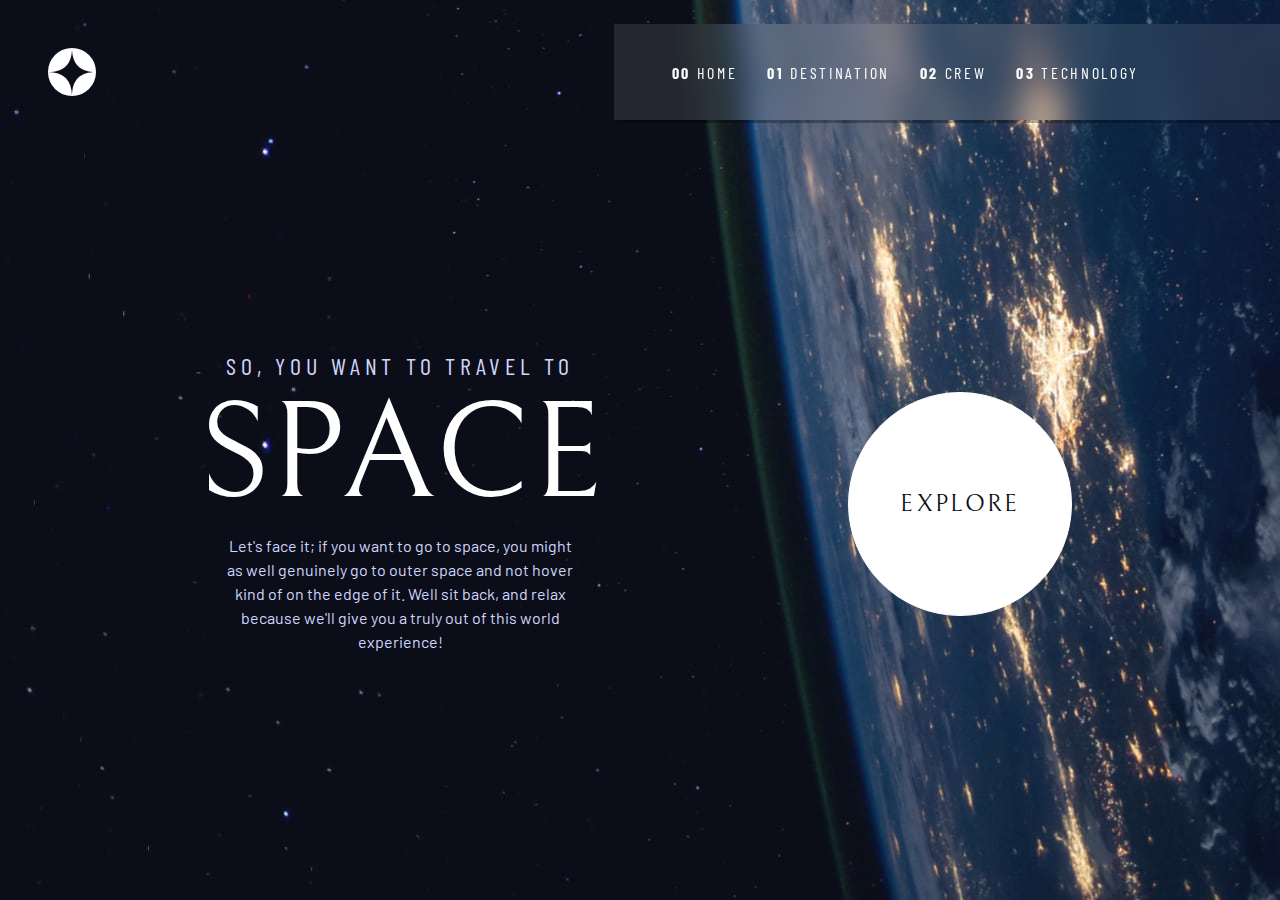
<file: index.html>
<!DOCTYPE html>
<html lang="en">
  <head>
    <meta charset="UTF-8" />
    <meta http-equiv="X-UA-Compatible" content="IE=edge" />
    <meta name="viewport" content="width=device-width, initial-scale=1.0" />

    <title>Space Tourism | Home</title>

    <link rel="icon" type="image/png" href="./img/shared/favicon.png" />
    <link rel="stylesheet" href="./css/style.css" />
    <script src="./js/script.js" defer></script>
  </head>

  <body class="bg-blue home">
    
    <!----- Grid Container ----->
    <div class="container grid">

      <!----- Header ----->
      <header class="flex">
        <!-- Logo -->
        <div>
          <img src="./img/shared/logo.svg" alt="logo" class="logo" />
        </div>
        <!-- Main Navigation -->
        <nav>
          <ul id="navigation-list" class="navigation bg-transparent-black">
            <li>
              <a href="index.html" class="text-white ff-barlow-condensed fs-nav spacing-2 uppercase">
                <span class="bold">00</span> Home</a>
            </li>
            <li>
              <a href="destination.html" class="text-white ff-barlow-condensed fs-nav spacing-2 uppercase">
                <span class="bold">01</span> Destination</a>
            </li>
            <li>
              <a href="crew.html" class="text-white ff-barlow-condensed fs-nav spacing-2 uppercase">
                <span class="bold">02</span> Crew</a>
            </li>
            <li>
              <a href="technology.html" class="text-white ff-barlow-condensed fs-nav spacing-2 uppercase">
                <span class="bold">03</span> Technology</a>
            </li>
          </ul>
        </nav>
        <!-- Button #1 -->
        <div class="menu-toggle" id="button"></div>
      </header>
      
      <!----- Main ----->
      <main class="home-content flex">
        <!-- Text Content -->
        <p class="text-purple ff-barlow-condensed fs-h5 spacing-1 uppercase">
          So, you want to travel to</p>
        <h1 class="text-white ff-bellefair fs-h1 light uppercase">
          Space</h1>
        <p class="text-purple ff-barlow fs-body height-2">
          Let's face it; if you want to go to space, you might <br />
          as well genuinely go to outer space and not hover <br />
          kind of on the edge of it. Well sit back, and relax <br />
          because we'll give you a  truly out of this world <br />
          experience!
        </p>
      </main>
      
      <!----- Aside ----->
      <aside class="explore flex">
        <!-- Button #2 -->
        <a href="destination.html"><button class="bg-white text-blue ff-bellefair fs-sh1 spacing-3 uppercase">Explore</button></a>
      </aside>
    </div>
    
  </body>
</html>
</file>
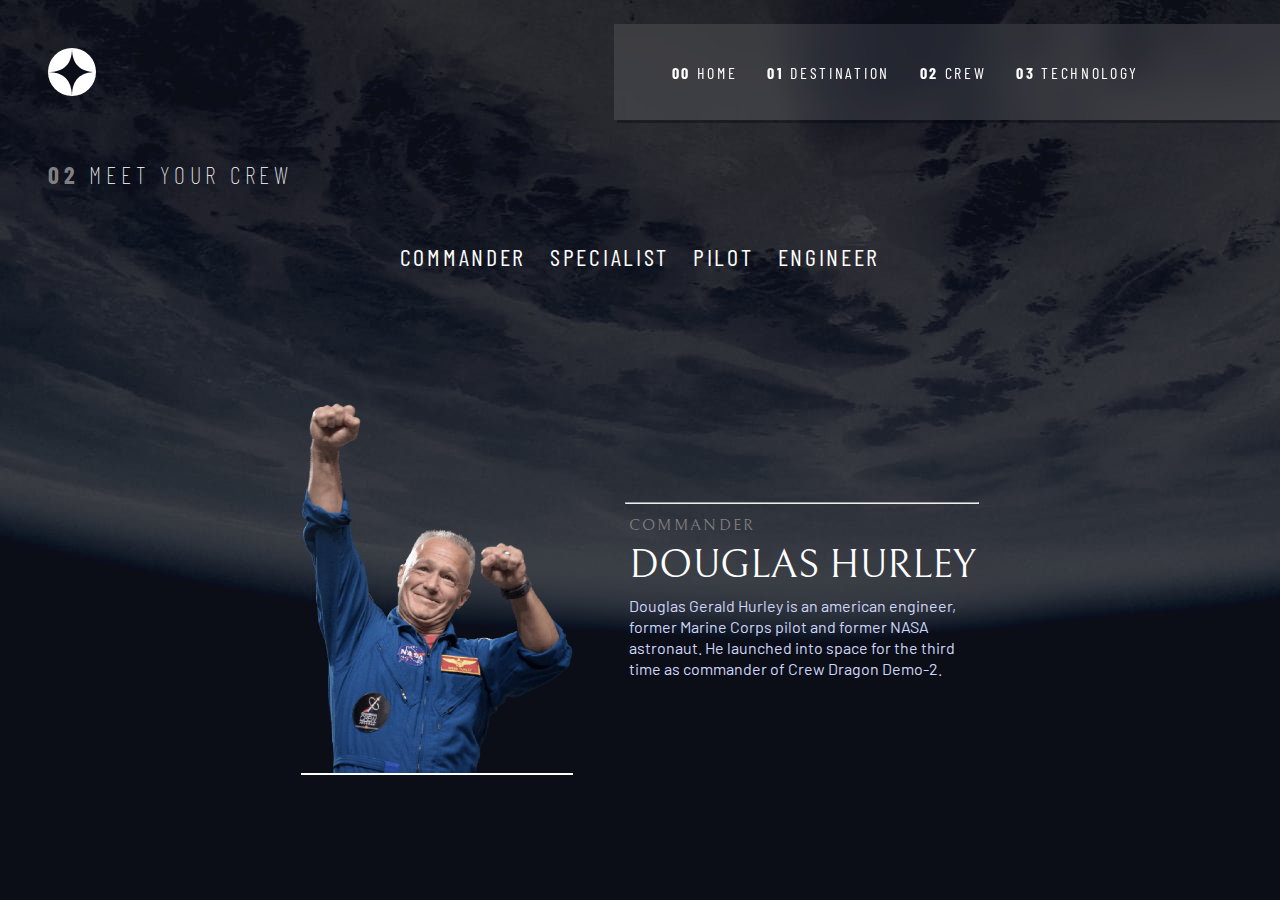
<file: crew.html>
<!DOCTYPE html>
<html lang="en">
  <head>
    <meta charset="UTF-8" />
    <meta http-equiv="X-UA-Compatible" content="IE=edge" />
    <meta name="viewport" content="width=device-width, initial-scale=1.0" />

    <title>Space Tourism | Crew</title>

    <link rel="icon" type="image/png" href="./img/shared/favicon.png" />
    <link rel="stylesheet" href="./css/style.css" />
    <script src="./js/script.js" defer></script>
  </head>

  <body class="bg-blue crew">
    
    <!----- Grid Container ----->
    <div class="crew-container grid">

      <!----- Header ----->
      <header class="flex">
        <!-- Logo -->
        <div>
          <img src="./img/shared/logo.svg" alt="logo" class="logo" />
        </div>
        <!-- Main Navigation -->
        <nav>
          <ul id="navigation-list" class="navigation bg-transparent-black">
            <li>
              <a href="index.html" class="text-white ff-barlow-condensed fs-nav spacing-2 uppercase">
                <span class="bold">00</span> Home</a>
            </li>
            <li>
              <a href="destination.html" class="text-white ff-barlow-condensed fs-nav spacing-2 uppercase">
                <span class="bold">01</span> Destination</a>
            </li>
            <li>
              <a href="crew.html" class="text-white ff-barlow-condensed fs-nav spacing-2 uppercase">
                <span class="bold">02</span> Crew</a>
            </li>
            <li>
              <a href="technology.html" class="text-white ff-barlow-condensed fs-nav spacing-2 uppercase">
                <span class="bold">03</span> Technology</a>
            </li>
          </ul>
        </nav>
        <!-- Button #1 -->
        <div class="menu-toggle" id="button"></div>
      </header>

      <!----- Main ----->
      <main class="meet-crew flex">
          <!-- Title -->
          <div>
            <h1 class="text-white ff-barlow-condensed fs-h5 light spacing-2 uppercase">
            <span class="text-grey bold">02 </span>Meet your crew</h1>
           </div>
           <div>
                <!-- Slider Nav -->
                <nav>
                    <ul class="slider-nav flex">
                        <li><a href="#commander" class="text-white ff-barlow-condensed fs-sh1 uppercase">
                            Commander</a></li>
                        <li><a href="#specialist" class="text-white ff-barlow-condensed fs-sh1 uppercase">
                            Specialist</a></li>
                        <li><a href="#pilot" class="text-white ff-barlow-condensed fs-sh1 uppercase">
                            Pilot</a></li>
                        <li><a href="#engineer" class="text-white ff-barlow-condensed fs-sh1 uppercase">
                            Engineer</a></li>
                     </ul>
                </nav>
            </div>
        </main>
        
        <!----- Section ----->
        <section class="crew-content flex">
          <!-- Slider -->
          <ul class="slider-crew">
              <!-- Slider #1 -->
              <li id="commander">
                <div class="crew-container-images flex">
                  <img src="./img/crew/img-douglas-hurley.png" alt="Commander Image" class="crew-images">
                </div>
                <div class="crew-container-text flex">
                  <hr />
                  <p class="text-grey ff-bellefair fs-sh2 light spacing-3 uppercase">Commander</p>
                  <p class="text-white ff-bellefair fs-h3 light uppercase">Douglas Hurley</p>
                  <p class="text-purple ff-barlow fs-body height-2">
                    Douglas Gerald Hurley is an american engineer, <br />
                    former Marine Corps pilot and former NASA <br />
                    astronaut. He launched into space for the third <br />
                    time as commander of Crew Dragon Demo-2.
                  </p>
                </div>
              </li>
              <!-- Slider #2 -->
              <li id="specialist">
                <div class="crew-container-images flex">
                    <img src="./img/crew/img-mark-shuttleworth.png" alt="Mission Specialist Image" class="crew-images">
                </div>
                <div class="crew-container-text flex">
                    <hr />
                    <p class="text-grey ff-bellefair fs-sh2 light spacing-3 uppercase">Mission Specialist</p>
                    <p class="text-white ff-bellefair fs-h3 light uppercase">Mark Shuttleworth</p>
                    <p class="text-purple ff-barlow fs-body height-2">
                      Mark Richard Shuttleworth is the founder and CEO <br />
                      of Canonical, the company behind the Linux-based <br />
                      Ubuntu operating system. Mark became the first <br />
                      South African to travel to space as a space tourist.
                    </p>
                </div>
            </li>
            <!-- Slider #3 -->
            <li id="pilot">
                <div class="crew-container-images flex">
                    <img src="./img/crew/img-victor-glover.png" alt="Pilot Image" class="crew-images">
                </div>
                <div class="crew-container-text flex">
                    <hr />
                    <p class="text-grey ff-bellefair fs-sh2 light spacing-3 uppercase">Pilot</p>
                    <p class="text-white ff-bellefair fs-h3 light uppercase">Victor Glover</p>
                    <p class="text-purple ff-barlow fs-body height-2">
                      Pilot on the first operating flight of the SpaceX <br />
                      Crew Dragon to the international Space Station. <br />
                      Glover is a commander in the U.S. Navy where <br />
                      he pilots an F/A-18. He was a crew member of <br />
                      Expedition 64 and served as a station systems <br/>
                      flight engineer.
                    </p>
                </div>
            </li>
            <!-- Slider #4 -->
            <li id="engineer">
                <div class="crew-container-images flex">
                    <img src="./img/crew/img-anousheh-ansari.png" alt="Flight Engineer Image" class="crew-images">
                </div>
                <div class="crew-container-text flex">
                    <hr />
                    <p class="text-grey ff-bellefair fs-sh2 light spacing-3 uppercase">Flight Engineer</p>
                    <p class="text-white ff-bellefair fs-h3 light uppercase">Anousheh Ansari</p>
                    <p class="text-purple ff-barlow fs-body height-2">
                      Ansari is an Iranian American engineer and <br />
                      co-founder of Prodea Systems. Anousheh was <br />
                      the fourth self-funded space tourist, the <br />
                      first self-funded woman to fly to the ISS <br />
                      and the first Iranian in space.
                    </p>
                </div>
            </li>
          </ul>
      </section>

    </body>
</html>
</file>
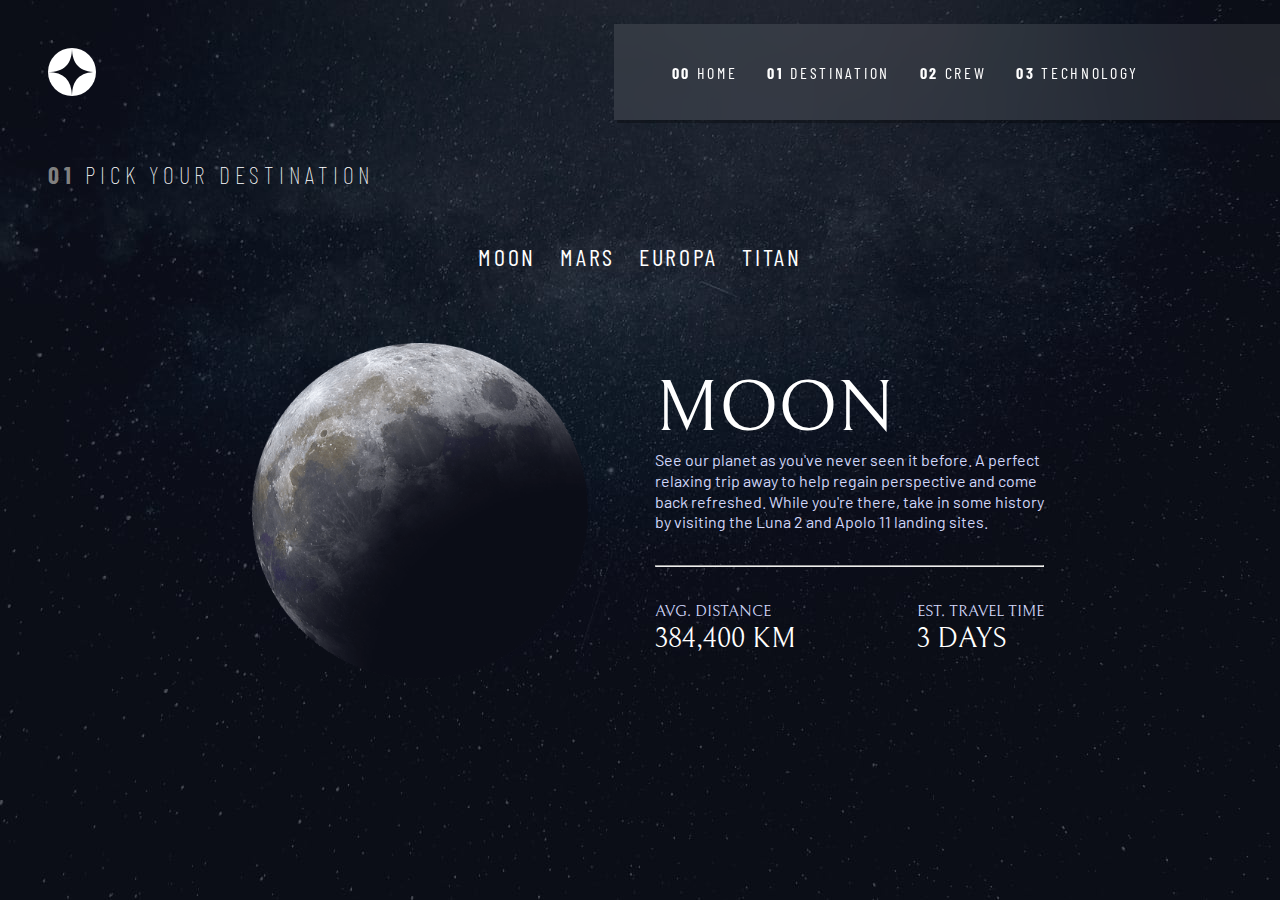
<file: destination.html>
<!DOCTYPE html>
<html lang="en">
  <head>
    <meta charset="UTF-8" />
    <meta http-equiv="X-UA-Compatible" content="IE=edge" />
    <meta name="viewport" content="width=device-width, initial-scale=1.0" />

    <title>Space Tourism | Destination</title>

    <link rel="icon" type="image/png" href="./img/shared/favicon.png" />
    <link rel="stylesheet" href="./css/style.css" />
    <script src="./js/script.js" defer></script>
  </head>

  <body class="bg-blue destination">
    
    <!----- Grid Container ----->
    <div class="destination-container grid">

      <!----- Header ----->
      <header class="flex">
        <!-- Logo -->
        <div>
          <img src="./img/shared/logo.svg" alt="logo" class="logo" />
        </div>
        <!-- Main Navigation -->
        <nav>
          <ul id="navigation-list" class="navigation bg-transparent-black">
            <li>
              <a href="index.html" class="text-white ff-barlow-condensed fs-nav spacing-2 uppercase">
                <span class="bold">00</span> Home</a>
            </li>
            <li>
              <a href="destination.html" class="text-white ff-barlow-condensed fs-nav spacing-2 uppercase">
                <span class="bold">01</span> Destination</a>
            </li>
            <li>
              <a href="crew.html" class="text-white ff-barlow-condensed fs-nav spacing-2 uppercase">
                <span class="bold">02</span> Crew</a>
            </li>
            <li>
              <a href="technology.html" class="text-white ff-barlow-condensed fs-nav spacing-2 uppercase">
                <span class="bold">03</span> Technology</a>
            </li>
          </ul>
        </nav>
        <!-- Button #1 -->
        <div class="menu-toggle" id="button"></div>
      </header>

      <!----- Main ----->
      <main class="pick-dest flex">
          <!-- Title -->
          <div>
            <h1 class="text-white ff-barlow-condensed fs-h5 light spacing-2 uppercase">
            <span class="text-grey bold">01 </span>Pick your destination</h1>
          </div>
          <div>
              <!-- Slider Nav -->
              <nav>
                  <ul class="slider-nav flex">
                      <li><a href="#moon" class="text-white ff-barlow-condensed fs-sh1 spacing-2 uppercase">
                          Moon</a></li>
                      <li><a href="#mars" class="text-white ff-barlow-condensed fs-sh1 spacing-2 uppercase">
                          Mars</a></li>
                      <li><a href="#europa" class="text-white ff-barlow-condensed fs-sh1 spacing-2 uppercase">
                          Europa</a></li>
                      <li><a href="#titan" class="text-white ff-barlow-condensed fs-sh1 spacing-2 uppercase">
                          Titan</a></li>
                  </ul>
              </nav>
          </div>
      </main>

      <!----- Section ----->
      <section class="dest-content flex">
          <!-- Slider -->
          <ul class="slider">
              <!-- Slider #1 -->
              <li id="moon">
                  <div class="dest-container-images flex">
                      <img src="./img/destination/moon.png" alt="Moon Image" class="dest-images">
                  </div>
                  <div class="dest-container-text flex">
                      <p class="text-white ff-bellefair fs-h2 light uppercase">Moon</p>
                      <p class="text-purple ff-barlow fs-body height-2">
                        See our planet as you've never seen it before. A perfect <br />
                        relaxing trip away to help regain perspective and come<br />
                        back refreshed. While you're there, take in some history<br />
                        by visiting the Luna 2 and Apolo 11 landing sites.
                      </p>
                      <hr />
                      <div class="dest-container-time flex">
                          <div>
                              <p class="text-purple ff-bellefair fs-body height-1 uppercase">Avg. distance</p>
                              <p class="text-white ff-bellefair fs-h4 uppercase">384,400 km</p>
                          </div>
                          <div class="dest-time-space">
                              <p class="text-purple ff-bellefair fs-body height-1 uppercase">Est. travel time</p>
                              <p class="text-white ff-bellefair fs-h4 uppercase">3 days</p>
                          </div>
                      </div>
                  </div>
              </li>
              <!-- Slider #2 -->
              <li id="mars">
                <div class="dest-container-images flex">
                    <img src="./img/destination/mars.png" alt="Mars Image" class="dest-images">
                </div>
                <div class="dest-container-text flex">
                    <p class="text-white ff-bellefair fs-h2 light uppercase">Mars</p>
                    <p class="text-purple ff-barlow fs-body height-2">
                        Don't forget to pack your hiking boots. You'll need <br />
                        them to tackle Olympus Mons, the tallest planetary <br />
                        mountain in our solar system. It's two and a half <br />
                        time the size of Everest!
                    </p>
                    <hr />
                    <div class="dest-container-time flex">
                        <div>
                            <p class="text-purple ff-bellefair fs-body height-1 uppercase">Avg. distance</p>
                            <p class="text-white ff-bellefair fs-h4 uppercase">225 Mil. km</p>
                        </div>
                        <div class="dest-time-space">
                            <p class="text-purple ff-bellefair fs-body height-1 uppercase">Est. travel time</p>
                            <p class="text-white ff-bellefair fs-h4 uppercase">9 months</p>
                        </div>
                    </div>
                </div>
              </li>
              <!-- Slider #3 -->
              <li id="europa">
                <div class="dest-container-images flex">
                    <img src="./img/destination/europa.png" alt="Europa Image" class="dest-images">
                </div>
                <div class="dest-container-text flex">
                    <p class="text-white ff-bellefair fs-h2 light uppercase">Europa</p>
                    <p class="text-purple ff-barlow fs-body height-2">
                        The smallest of the four Gailean moons orbiting <br />
                        Jupiter. Europa is a winter lover's dream. With an icy <br />
                        surface, it's perfect for a bit of ice skating, curling, <br />
                        hockey, or simple relaxation in your snug wintery cabin.
                    </p>
                    <hr />
                    <div class="dest-container-time flex">
                        <div>
                            <p class="text-purple ff-bellefair fs-body height-1 uppercase">Avg. distance</p>
                            <p class="text-white ff-bellefair fs-h4 uppercase">628 Mil. km</p>
                        </div>
                        <div class="dest-time-space">
                            <p class="text-purple ff-bellefair fs-body height-1 uppercase">Est. travel time</p>
                            <p class="text-white ff-bellefair fs-h4 uppercase">3 years</p>
                        </div>
                    </div>
                </div>
              </li>
              <!-- Slider #4 -->
              <li id="titan">
                <div class="dest-container-images flex">
                    <img src="./img/destination/titan.png" alt="Titan Image" class="dest-images">
                </div>
                <div class="dest-container-text flex">
                    <p class="text-white ff-bellefair fs-h2 light uppercase">Titan</p>
                    <p class="text-purple ff-barlow fs-body height-2">
                        The only moon known to have a dense atmosphere <br />
                        other than Earth. Titan is a home away from home <br />
                        just a few hundred degrees cooler! As a bonus, <br />
                        you get striking views of the Rings of Saturn.
                    </p>
                    <hr />
                    <div class="dest-container-time flex">
                        <div>
                            <p class="text-purple ff-bellefair fs-body height-1 uppercase">Avg. distance</p>
                            <p class="text-white ff-bellefair fs-h4 uppercase">1.6 Bil. km</p>
                        </div>
                        <div class="dest-time-space">
                            <p class="text-purple ff-bellefair fs-body height-1 uppercase">Est. travel time</p>
                            <p class="text-white ff-bellefair fs-h4 uppercase">7 years</p>
                        </div>
                    </div>
                </div>
              </li>
          </ul>
      </section>
      
    </div>
    
  </body>
</html>
</file>
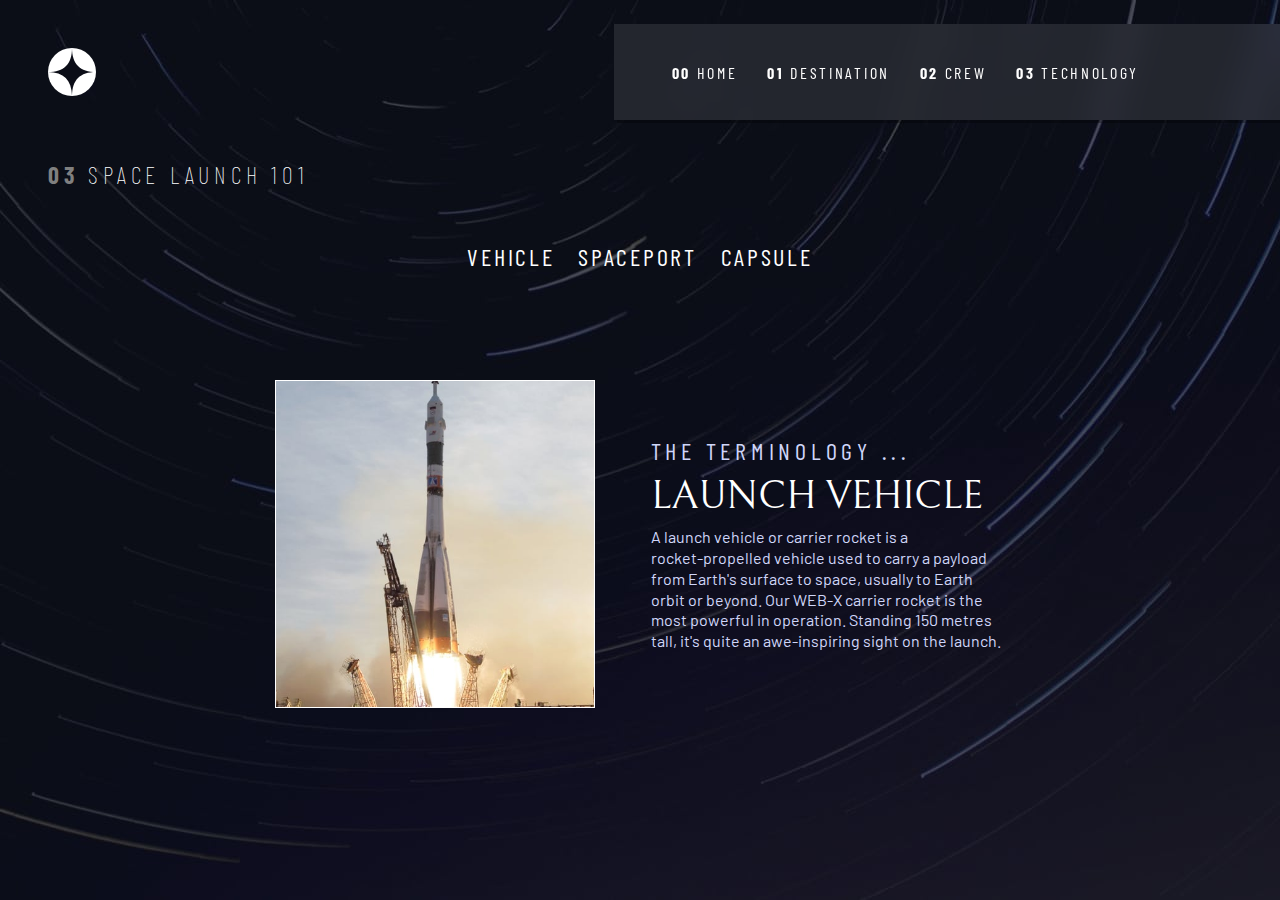
<file: technology.html>
<!DOCTYPE html>
<html lang="en">
  <head>
    <meta charset="UTF-8" />
    <meta http-equiv="X-UA-Compatible" content="IE=edge" />
    <meta name="viewport" content="width=device-width, initial-scale=1.0" />

    <title>Space Tourism | Technology</title>

    <link rel="icon" type="image/png" href="./img/shared/favicon.png" />
    <link rel="stylesheet" href="./css/style.css" />
    <script src="./js/script.js" defer></script>
  </head>

  <body class="bg-blue technology">
    
    <!----- Grid Container ----->
    <div class="technology-container grid">

      <!----- Header ----->
      <header class="flex">
        <!-- Logo -->
        <div>
          <img src="./img/shared/logo.svg" alt="logo" class="logo" />
        </div>
        <!-- Main Navigation -->
        <nav>
          <ul id="navigation-list" class="navigation bg-transparent-black">
            <li>
              <a href="index.html" class="text-white ff-barlow-condensed fs-nav spacing-2 uppercase">
                <span class="bold">00</span> Home</a>
            </li>
            <li>
              <a href="destination.html" class="text-white ff-barlow-condensed fs-nav spacing-2 uppercase">
                <span class="bold">01</span> Destination</a>
            </li>
            <li>
              <a href="crew.html" class="text-white ff-barlow-condensed fs-nav spacing-2 uppercase">
                <span class="bold">02</span> Crew</a>
            </li>
            <li>
              <a href="technology.html" class="text-white ff-barlow-condensed fs-nav spacing-2 uppercase">
                <span class="bold">03</span> Technology</a>
            </li>
          </ul>
        </nav>
        <!-- Button #1 -->
        <div class="menu-toggle" id="button"></div>
      </header>

      <!----- Main ----->
      <main class="tech-terminology flex">
        <!-- Title -->
        <div>
          <h1 class="text-white ff-barlow-condensed fs-h5 light spacing-2 uppercase">
          <span class="text-grey bold">03 </span>Space launch 101</h1>
        </div>
        <div>
          <!-- Slider Nav -->
          <nav>
            <ul class="slider-nav flex">
              <li><a href="#vehicle" class="text-white ff-barlow-condensed fs-sh1 spacing-2 uppercase">
              Vehicle</a></li>
              <li><a href="#spaceport" class="text-white ff-barlow-condensed fs-sh1 spacing-2 uppercase">
              Spaceport</a></li>
              <li><a href="#capsule" class="text-white ff-barlow-condensed fs-sh1 spacing-2 uppercase">
              Capsule</a></li>
            </ul>
          </nav>
        </div>
      </main>

      <!----- Section ----->
      <section class="tech-content flex">
        <!-- Slider -->
        <ul class="slider-tech">
          <!-- Slider #1 -->
          <li id="vehicle">
            <div class="tech-container-images flex">
              <img src="./img/technology/launch-vehicle-landscape.jpg" alt="Launch Vehicle Image" class="tech-images">
              <img src="./img/technology/launch-vehicle-portrait.jpg" alt="Launch Vehicle Image" class="tech-images-2">
            </div>
            <div class="tech-container-text flex">
              <p class="text-purple ff-barlow-condensed fs-h5 spacing-1 uppercase">The terminology ...</p>
              <p class="text-white ff-bellefair fs-h3 light uppercase">Launch Vehicle</p>
              <p class="text-purple ff-barlow fs-body height-2">
                A launch vehicle or carrier rocket is a <br />
                rocket-propelled vehicle used to carry a payload <br />
                from Earth's surface to space, usually to Earth <br />
                orbit or beyond. Our WEB-X carrier rocket is the <br />
                most powerful in operation. Standing 150 metres <br />
                tall, it's quite an awe-inspiring sight on the launch.
              </p>
            </div>
          </li>
          <!-- Slider #2 -->
          <li id="spaceport">
            <div class="tech-container-images flex">
              <img src="./img/technology/spaceport-landscape.jpg" alt="Spaceport Image" class="tech-images">
              <img src="./img/technology/spaceport-portrait.jpg" alt="Spaceport Image" class="tech-images-2">
            </div>
            <div class="tech-container-text flex">
              <p class="text-purple ff-barlow-condensed fs-h5 spacing-1 uppercase">The terminology ...</p>
              <p class="text-white ff-bellefair fs-h3 light uppercase">Spaceport</p>
              <p class="text-purple ff-barlow fs-body height-2">
                A spaceport or cosmodrome is a site for launching <br />
                (or receiving) spacecraft, by analogy to the <br />
                seaport for ships or airport for aircraft. Based in <br />
                the famous Cape Canaveral, our spaceport is <br />
                ideally situated to take advantage of the Earth's <br />
                rotation for launch.
              </p>
            </div>
          </li>
          <!-- Slider #3 -->
          <li id="capsule">
            <div class="tech-container-images flex">
              <img src="./img/technology/space-capsule-landscape.jpg" alt="Space Capsule Image" class="tech-images">
              <img src="./img/technology/space-capsule-portrait.jpg" alt="Space Capsule Image" class="tech-images-2">
            </div>
            <div class="tech-container-text flex">
              <p class="text-purple ff-barlow-condensed fs-h5 spacing-1 uppercase">The terminology ...</p>
              <p class="text-white ff-bellefair fs-h3 light uppercase">Space capsule</p>
              <p class="text-purple ff-barlow fs-body height-2">
                A space capsule is an often-crewed spacecraft <br />
                that uses a blunt-body reentry capsule to reenter <br />
                the Earth's atmosphere without wings. Our <br />
                capsule is where you'll spend your time during the <br/>
                flight. It includes a space gym, cinema, and plenty <br />
                of other activities to keep you entertained.
              </p>
            </div>
          </li>
        </ul>
      </section>

    </body>
</html>
</file>
<file: css/style.css>
@import url('https://fonts.googleapis.com/css2?family=Barlow+Condensed:wght@400;700&family=Barlow:wght@400;700&family=Bellefair&display=swap');
* {
    box-sizing: border-box;
    margin: 0;
    padding: 0;
}

/* ----------------- */
/* Custom Properties */
/* ----------------- */
:root {
    /* ----- Colors ----- */
    --clr-blue: rgb(11, 13, 23);
    --clr-grey: rgb(128, 128, 128);
    --clr-purple: rgb(208, 214, 249);
    --clr-transparent-black: rgba(0, 0, 0, 0.7);
    --clr-transparent-white: rgba(255, 255, 255, 0.1);
    --clr-white: rgb(255, 255, 255);
    
    /* ----- Fonts ----- */
    --ff-barlow: 'Barlow', sans-serif;
    --ff-barlow-condensed: 'Barlow Condensed', sans-serif;
    --ff-bellefair: 'Bellefair', serif;

    /* ----- Font Sizes ----- */
    --fs-900: clamp(4.75rem, 20vw, 5.5rem);
    --fs-800: clamp(2.25rem, 10vw, 3rem);
    --fs-700: clamp(1.35rem, 7vw, 1.75rem);
    --fs-600: clamp(1.15rem, 5vw, 1.35rem);
    --fs-500: clamp(0.8rem, 3.5vw, 0.9rem);
    --fs-400: clamp(1rem, 5vw, 1.25rem);
    --fs-300: clamp(0.75rem, 4vw, 1rem);
    --fs-200: clamp(0.75rem, 3vw, 0.79rem);
}

@media (min-width: 481px) {
    :root {
        --fs-900: clamp(5.5rem, 17vw, 7.25rem);
        --fs-800: clamp(3rem, 7vw, 3.75rem);
        --fs-700: clamp(1.75rem, 5vw, 2.15rem);
        --fs-600: clamp(1.35rem, 4.5vw, 1.5rem);
        --fs-500: clamp(0.75rem, 3vw, 1.25rem);
        --fs-400: clamp(1.25rem, 3vw, 1.45rem);
        --fs-300: clamp(0.5rem, 2.5vw, 1rem);
        --fs-200: clamp(0.8rem, 2.5vw, 0.9rem);
    }
}

@media (min-width: 769px) {
    :root {
        --fs-900: clamp(7.25rem, 15vw, 8.5rem);
        --fs-800: clamp(3.75rem, 10vw, 4.5rem);
        --fs-700: clamp(2.15rem, 5vw, 2.5rem);
        --fs-600: clamp(1.5rem, 3vw, 1.75rem);
        --fs-500: clamp(1.25rem, 2vw, 1.5rem);
        --fs-400: 1.5rem;
        --fs-300: 1rem;
        --fs-200: clamp(0.9rem, 2vw, 1rem);
    }
}

/* ----------------- */
/* Utility Classes   */
/* ----------------- */

/* ----- General ----- */
.flex {
    display: flex;
    gap: var(--gap);
}

.grid {
    display: grid;
    gap:var(--gap);
}

/* ----- Colors ----- */
.bg-blue { background-color: var(--clr-blue); }
.bg-purple { background-color: var(--clr-purple); }
.bg-transparent-black { background-color: var(--clr-transparent-black); }
.bg-transparent-white { background-color: var(--clr-transparent-white); }
.bg-white { background-color: var(--clr-white);}

.text-blue { color: var(--clr-blue); }
.text-grey { color: var(--clr-grey); }
.text-purple { color: var(--clr-purple); }
.text-white { color: var(--clr-white); }

/* ----- Fonts ----- */
.bold { font-weight: bold; }
.ff-barlow { font-family: var(--ff-barlow); }
.ff-barlow-condensed { font-family: var(--ff-barlow-condensed); }
.ff-bellefair { font-family: var(--ff-bellefair); }
.light { font-weight: lighter; }
.uppercase { text-transform: uppercase; }

/* ----- Letter Spacing ----- */
.spacing-1 { letter-spacing: 4.75px; }
.spacing-2 { letter-spacing: 2.7px; }
.spacing-3 { letter-spacing: 2.35px; }
.height-1 { line-height: 1.5rem; }
.height-2 { line-height: 1.3rem; }

/* ----- Font Sizes ----- */
.fs-h1 { font-size: var(--fs-900); }
.fs-h2 { font-size: var(--fs-800); }
.fs-h3 { font-size: var(--fs-700); }
.fs-h4 { font-size: var(--fs-600); }
.fs-h5 { font-size: var(--fs-500); }
.fs-sh1 { font-size: var(--fs-400); }
.fs-sh2 { font-size: var(--fs-300); }
.fs-nav { font-size: var(--fs-300); }
.fs-body { font-size: var(--fs-200); }
/* ------------------------------------------------ */

/* ----------------- */
/* Home Mobile       */
/* ----------------- */

/* ----- Body ----- */
.home {
    background: url('../img/home/background-home-mobile.jpg') center center / cover no-repeat fixed !important;
    height: 100%;
    width: 100%;
}

/* ----- Grid Container ----- */
.container {
    grid-template-areas:
    'header header'
    'home-content home-content'
    'explore explore';
    grid-template-columns: repeat(2, 1fr);
    grid-template-rows: repeat(3, auto);
    height: 100%;
    margin: auto;
    width: 100%;
}

/* ----- Header ----- */
.container header { grid-area: header; }

/* ----- Logo ----- */
.logo {
    display: block;
    margin: 2rem 0 0 2rem;
}

/* ----- Main Navigation ----- */
.navigation {
    display: none;
    flex-direction: column;
    list-style: none;
    width: 100%;
}

@supports (backdrop-filter: blur(1rem)) {
    .navigation {
        backdrop-filter: blur(1rem);
        background-color: var(--clr-transparent-white);
    }
}

.navigation li {
    padding: 1rem;
    position: relative;
}

.navigation a { text-decoration: none; }

nav a:hover { color: var(--clr-purple); }

nav a::before {
    background: var(--clr-purple);
    content: '';
    display: block;
    height: 2px;
    position: relative;
    top: 1.75rem;
    transition: all ease-in-out 250ms;
    width: 0%;
}

nav a:hover::before { width: 60%; }

/* ----- Button #1 ----- */
.menu-toggle { display: none; }

@media (max-width: 480px) {
    .navigation {
        inset: 0 0 0 30%;
        padding: 8rem 1.5rem;
        position: fixed;
        z-index: 10;
    }

    .menu-toggle {
        aspect-ratio: 1;
        background: transparent url('../img/shared/icon-hamburger.svg') no-repeat;
        color: transparent;
        display: block;
        position: absolute;
        right: 2rem;
        top: 2.9rem;
        width: 2rem;
        z-index: 20;
    }

    .active { display: block; }
}

/* ----- Main ----- */
.container .home-content {
    align-items: center;
    flex-direction: column;
    grid-area: home-content;
    height: 45vh;
    justify-content: center;
    text-align: center;
}

/* ----- Aside ----- */
.container .explore {
    align-items: center;
    flex-direction: column;
    grid-area: explore;
    height: 30vh;
    justify-content: center;
}

/* ----- Button #2 ----- */
button {
    border: solid 1px var(--clr-white);
    border-radius: 50%;
    height: 10rem;
    transition: background-color .4s, color .4s;
    width: 10rem;
}

button:hover {
    background-color: var(--clr-transparent-white);
    color: var(--clr-white);
}

/* ----------------- */
/* Home Tablet       */
/* ----------------- */
@media (min-width: 481px) {
    /* ----- Body ----- */
    .home { background: url('../img/home/background-home-tablet.jpg') center center / cover no-repeat fixed !important; }

    /* ----- Grid Container ----- */
    .container {
        grid-template-areas: 
        'header header'
        'home-content home-content'
        'explore explore';
    }

    /* ----- Header ----- */
    .container header { grid-area: header; }

    header {
        align-items: center;
        justify-content: space-between;
    }

    /* ----- Logo ----- */
    .logo { margin: 2rem; }

    /* ----- Main Navigation ----- */
    .navigation {
        display: inline-block;
        box-shadow: 0.2rem 0.2rem rgba(0, 0, 0, 0.3);
        padding: clamp(1rem, 3.4vw, 1.5rem);
    }

    .navigation li {
        display: inline-block;
        padding: 0.5rem;
    }

    .navigation span { display: none; }

    nav a::before { top: 2.5rem; }

    nav a:hover::before { width: 100%; }

    /* ----- Main ----- */
    .container .home-content { grid-area: home-content; }

    .home-content p { line-height: 1.5rem; }

    /* ----- Aside ----- */
    .container .explore { grid-area: explore; }

    /* ----- Button #2 ----- */
    button {
        height: 13rem;
        width: 13rem;
    }
}

/* ----------------- */
/* Home Desktop      */
/* ----------------- */
@media (min-width: 769px) {
    /* ----- Body ----- */
    .home { background: url('../img/home/background-home-desktop.jpg') center center / cover no-repeat fixed !important; }

    /* ----- Grid Container ----- */
    .container {
        grid-template-columns: repeat(2, 1fr);
        grid-template-areas: 
        'header header'
        'home-content explore';
    }

    /* ----- Header ----- */
    .container header { grid-area: header; }

    /* ----- Logo ----- */
    .logo { margin: 3rem; }

    /* ----- Main Navigation ----- */
    .navigation { 
        padding-right: clamp(0.3rem, 10vw, 10rem); 
        padding-left: clamp(0.3rem, 3.5vw, 4rem);
    }

    .navigation li { padding: clamp(0.3rem, 1vw, 1rem); }
    
    .navigation span { display: inline-block; }

    /* ----- Main ----- */
    .container .home-content {
        grid-area: home-content;
        height: 80vh;
        margin-left: 5rem;
        width: 50vw;
    }

    /* ----- Aside ----- */
    .container .explore { 
        align-items: center;
        flex-direction: column;
        grid-area: explore;
        height: 80vh;
        justify-content: center;
        margin-right: 5rem;
    }

    /* ----- Button #2 ----- */
    button {
        height: 14rem;
        width: 14rem;
    }
}
/* ------------------------------------------------ */

/* ------------------ */
/* Destination Mobile */
/* ------------------ */

/* ----- Body ----- */
.destination {
    background: url('../img/destination/background-destination-mobile.jpg') center center / cover no-repeat fixed !important;
    height: 100%;
    width: 100%;
}

/* ----- Grid Container ----- */
.destination-container {
    grid-template-areas:
    'header header'
    'pick-dest pick-dest'
    'dest-content dest-content';
    grid-template-columns: repeat(2, 1fr);
    grid-template-rows: repeat(3, auto);
    height: 100%;
    margin: auto;
    width: 100%;
}

/* ----- Header ----- */
.destination-container header { grid-area: header; }

/* ----- Main ----- */
.destination-container .pick-dest {
    align-items: center;
    flex-direction: column;
    grid-area: pick-dest;
    justify-content: center;
    margin-top: 2rem;
    text-align: center;
}

/* ----- Slider Nav ----- */
.slider-nav {
    --gap: 1.5rem;
    margin: 1rem;
    list-style: none;
}

.slider-nav li { margin-bottom: 1rem; }

.slider-nav a { text-decoration: none; }

.slider-nav a::before { top: 2rem; }

.slider-nav a:hover::before { width: 100%; }

/* ----- Section ----- */
.destination-container .dest-content { grid-area: dest-content; }

/* ----- Slider ----- */
ul.slider { position: relative; }

ul.slider li {
    background: url('../img/destination/background-destination-mobile.jpg') center center / cover no-repeat fixed;
    opacity: 0;
    position: absolute;
    transition: opacity .4s;
}

ul.slider li:first-child { opacity: 1; }

ul.slider li:target { opacity:1; }

.slider li {
    opacity: 0; 
    padding: 0.5rem;
    transition: opacity .4s;
    width: 100vw;
}

.dest-container-images {
    align-items: center;
    flex-direction: column;
}

.dest-images { 
    margin-bottom: 2rem;
    width: 13rem; 
}

.dest-container-text {
    flex-direction: column;
    justify-content: center;
    text-align: center;
}

hr { margin: 1.5rem 2rem; }

.dest-container-time { flex-direction: column; }

.dest-time-space { margin: 0.5rem 0;}


/* ------------------ */
/* Destination Tablet */
/* ------------------ */
@media (min-width: 481px) {
    /* ----- Body ----- */
    .destination { background: url('../img/destination/background-destination-tablet.jpg') center center / cover no-repeat fixed !important; }

    /* ----- Main ----- */
    .destination-container .pick-dest { margin-top: 1rem; }

    .pick-dest h1 {
        left: 3rem;
        letter-spacing: 4.75px;
        position: absolute;
    }

    /* ----- Slider Nav ----- */
    .slider-nav { margin-top: 3rem; }

    .slider-nav a::before { top: 2.5rem; }

    /* ----- Slider ----- */
    ul.slider li { background: url('../img/destination/background-destination-tablet.jpg') center center / cover no-repeat fixed; }

    .dest-images { width: 15.5rem; }

    .dest-container-time { 
        flex-direction: row;
        justify-content: space-around;
    }

    .dest-time-space { margin: 0; }
}

/* ------------------- */
/* Destination Desktop */
/* ------------------- */
@media (min-width: 769px) {
    /* ----- Body ----- */
    .destination { background: url('../img/destination/background-destination-desktop.jpg') center center / cover no-repeat fixed !important; }

    /* ----- Slider Nav ----- */
    .slider-nav { margin: 5rem 0 2rem; }

    /* ----- Slider ----- */
    ul.slider li { background: url('../img/destination/background-destination-desktop.jpg') center center / cover no-repeat fixed; }

    .dest-images { 
        margin: 1rem;
        width: 21rem; 
    }

    #moon, #mars, #europa, #titan {
        align-items: center;
        display: flex;
        justify-content: center;
    }

    .dest-container-text {
        margin-left: 4vw;
        text-align: left;
    }

    hr { margin: 2rem 0;}

    .dest-container-time { justify-content: space-between; }
}
/* ------------------------------------------------ */

/* ------------------ */
/* Crew Mobile        */
/* ------------------ */

/* ----- Body ----- */
.crew {
    background: url('../img/crew/background-crew-mobile.jpg') center center / cover no-repeat fixed !important;
    height: 100%;
    width: 100%;
}

/* ----- Grid Container ----- */
.crew-container {
    grid-template-areas:
    'header header'
    'meet-crew meet-crew'
    'crew-content crew-content';
    grid-template-columns: repeat(2, 1fr);
    grid-template-rows: repeat(3, auto);
    height: 100%;
    margin: auto;
    width: 100%;
}

/* ----- Header ----- */
.crew-container header { grid-area: header; }

/* ----- Main ----- */
.crew-container .meet-crew {
    align-items: center;
    flex-direction: column;
    grid-area: meet-crew;
    justify-content: center;
    margin-top: 2rem;
    text-align: center;
}

/* ----- Slider Nav ----- */
.slider-nav {
    --gap: 1.5rem;
    margin: 1rem;
    list-style: none;
}

.slider-nav li { margin-bottom: 1rem; }

.slider-nav a { text-decoration: none; }

.slider-nav a::before { top: 2rem; }

.slider-nav a:hover::before { width: 100%; }

/* ----- Section ----- */
.crew-container .crew-content { grid-area: crew-content; }

/* ----- Slider ----- */
ul.slider-crew { position: relative; }

ul.slider-crew li {
    background: url('../img/crew/background-crew-mobile.jpg') center center / cover no-repeat fixed;
    opacity: 0;
    position: absolute;
    transition: opacity .4s;
}

ul.slider-crew li:first-child { opacity: 1; }

ul.slider-crew li:target { opacity:1; }

.slider-crew li {
    height: 70vh;
    opacity: 0; 
    padding: 0.5rem;
    transition: opacity .4s;
    width: 100vw;
}

.crew-container-images {
    align-items: center;
    flex-direction: column;
}

.crew-images { width: 12rem; }

.crew-container-text {
    flex-direction: column;
    justify-content: center;
    text-align: center;
}

.crew-container-text hr { margin: 0 2rem 1.5rem; }

.crew-container-text p { margin: 0.25rem; }

/* ------------------ */
/* Crew Tablet        */
/* ------------------ */
@media (min-width: 481px) {
    /* ----- Body ----- */
    .crew { background: url('../img/crew/background-crew-tablet.jpg') center center / cover no-repeat fixed !important; }

    /* ----- Main ----- */
    .crew-container .meet-crew { margin-top: 1rem; }

    .meet-crew h1 {
        left: 3rem;
        letter-spacing: 4.75px;
        position: absolute;
    }

    /* ----- Slider Nav ----- */
    .slider-nav {
        letter-spacing: 2.7px;
        margin-top: 3rem;
    }

    .slider-nav a::before { top: 2.5rem; }

    /* ----- Slider ----- */
    ul.slider-crew li { background: url('../img/crew/background-crew-tablet.jpg') center center / cover no-repeat fixed; }

    .crew-images { width: 14rem; }
}

/* ------------------ */
/* Crew Desktop       */
/* ------------------ */
@media (min-width: 769px) {
    /* ----- Body ----- */
    .crew { background: url('../img/crew/background-crew-desktop.jpg') center center / cover no-repeat fixed !important; }

    /* ----- Slider Nav ----- */
    .slider-nav { 
        letter-spacing: 2.7px;
        margin: 5rem 0 2rem; 
    }

    /* ----- Slider ----- */
    ul.slider-crew li { background: url('../img/crew/background-crew-desktop.jpg') center center / cover no-repeat fixed; }

    .slider-crew li { height: 60vh; }

    .crew-images { 
        border-bottom: var(--clr-white) 2px solid;
        width: 17rem; 
    }

    #commander, #specialist, #pilot, #engineer {
        align-items: center;
        display: flex;
        justify-content: center;
        padding: 0;
    }

    .crew-container-text {
        margin-left: 4vw;
        text-align: left;
    }

    .crew-container-text hr { margin: 0.5rem 0; }
}
/* ------------------------------------------------ */

/* ------------------ */
/* Technology Mobile  */
/* ------------------ */

/* ----- Body ----- */
.technology {
    background: url('../img/technology/background-technology-mobile.jpg') center center / cover no-repeat fixed !important;
    height: 100%;
    width: 100%;
}

/* ----- Grid Container ----- */
.technology-container {
    grid-template-areas:
    'header header'
    'tech-terminology tech-terminology'
    'tech-content tech-content';
    grid-template-columns: repeat(2, 1fr);
    grid-template-rows: repeat(3, auto);
    height: 100%;
    margin: auto;
    width: 100%;
}

/* ----- Header ----- */
.technology-container header { grid-area: header; }

/* ----- Main ----- */
.technology-container .tech-terminology {
    align-items: center;
    flex-direction: column;
    grid-area: tech-terminology;
    justify-content: center;
    margin-top: 2rem;
    text-align: center;
}

/* ----- Section ----- */
.technology-container .tech-content { grid-area: tech-content; }

/* ----- Slider ----- */
ul.slider-tech { position: relative; }

ul.slider-tech li {
    background: url('../img/technology/background-technology-mobile.jpg') center center / cover no-repeat fixed;
    opacity: 0;
    position: absolute;
    transition: opacity .4s;
}

ul.slider-tech li:first-child { opacity: 1; }

ul.slider-tech li:target { opacity:1; }

.slider-tech li {
    opacity: 0; 
    padding: 0.5rem;
    transition: opacity .4s;
    width: 100vw;
}

.tech-container-images {
    align-items: center;
    flex-direction: column;
}

.tech-images { 
    border: var(--clr-white) solid 1px;
    margin: 1rem 0 3rem;
    width: 100vw; 
}

.tech-images-2 { display: none; }

.tech-container-text {
    flex-direction: column;
    justify-content: center;
    text-align: center;
}

.tech-container-text p { margin: 0.25rem; }

/* ------------------ */
/* Technology Tablet  */
/* ------------------ */
@media (min-width: 481px) {
    /* ----- Body ----- */
    .technology { background: url('../img/technology/background-technology-tablet.jpg') center center / cover no-repeat fixed !important; }

    /* ----- Main ----- */
    .technology-container .tech-terminology { margin-top: 1rem; }

    .tech-terminology h1 {
        left: 3rem;
        letter-spacing: 4.75px;
        position: absolute;
    }

    /* ----- Slider Nav ----- */
    .slider-nav { margin-top: 3rem; }

    .slider-nav a::before { top: 2.5rem; }

    /* ----- Slider ----- */
    ul.slider-tech li { background: url('../img/technology/background-technology-tablet.jpg') center center / cover no-repeat fixed; }

    .tech-images-2 { display: none; }
}

/* ------------------ */
/* Technology Desktop */
/* ------------------ */
@media (min-width: 769px) {
    /* ----- Body ----- */
    .technology { background: url('../img/technology/background-technology-desktop.jpg') center center / cover no-repeat fixed !important; }

    /* ----- Slider Nav ----- */
    .slider-nav { margin: 5rem 0 2rem; }

    /* ----- Slider ----- */
    ul.slider-tech li { background: url('../img/technology/background-technology-desktop.jpg') center center / cover no-repeat fixed; }

    .slider-tech li { height: 50vh; }

    .tech-images { display: none; }

    .tech-images-2 {
        border: var(--clr-white) 1px solid;
        display: block;
        width: 20rem;
    }

    #vehicle, #spaceport, #capsule {
        align-items: center;
        display: flex;
        justify-content: center;
        padding: 0;
    }

    .tech-container-text {
        margin-left: 4vw;
        text-align: left;
    }
}
</file>
